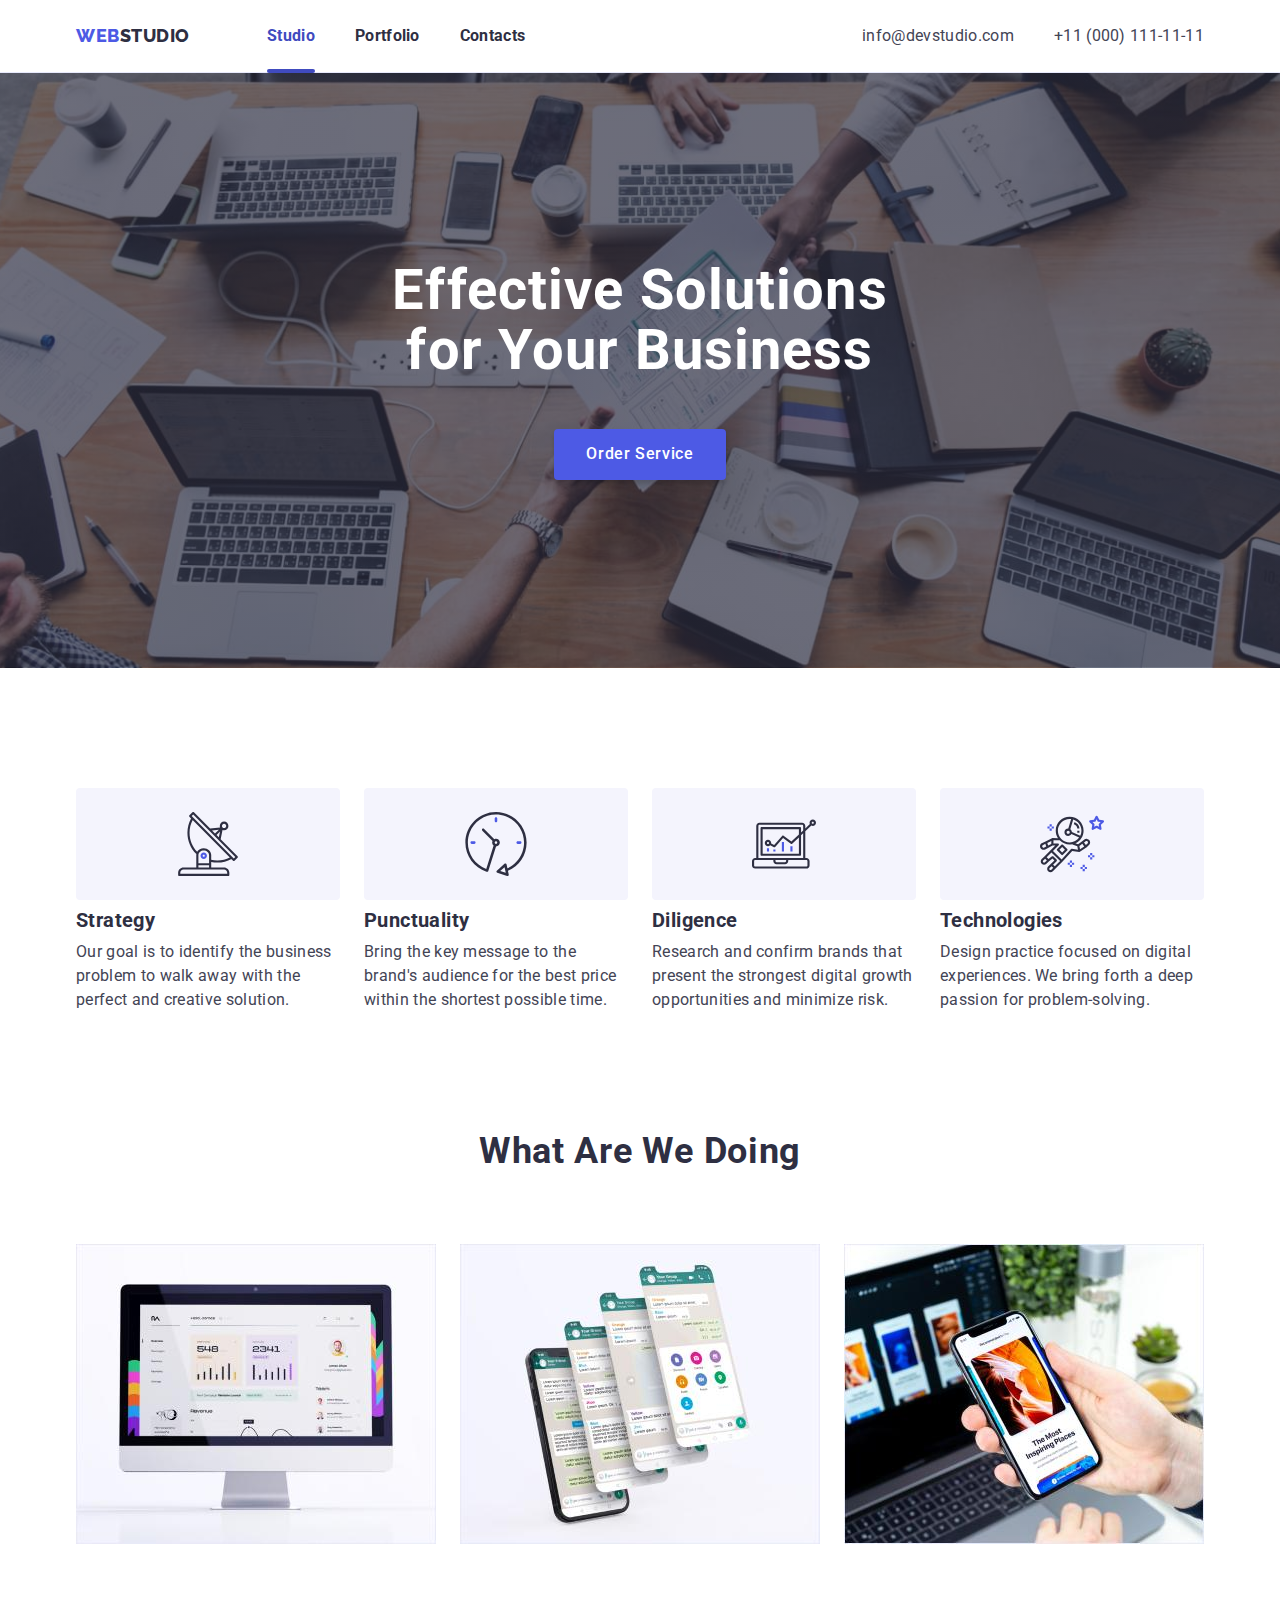
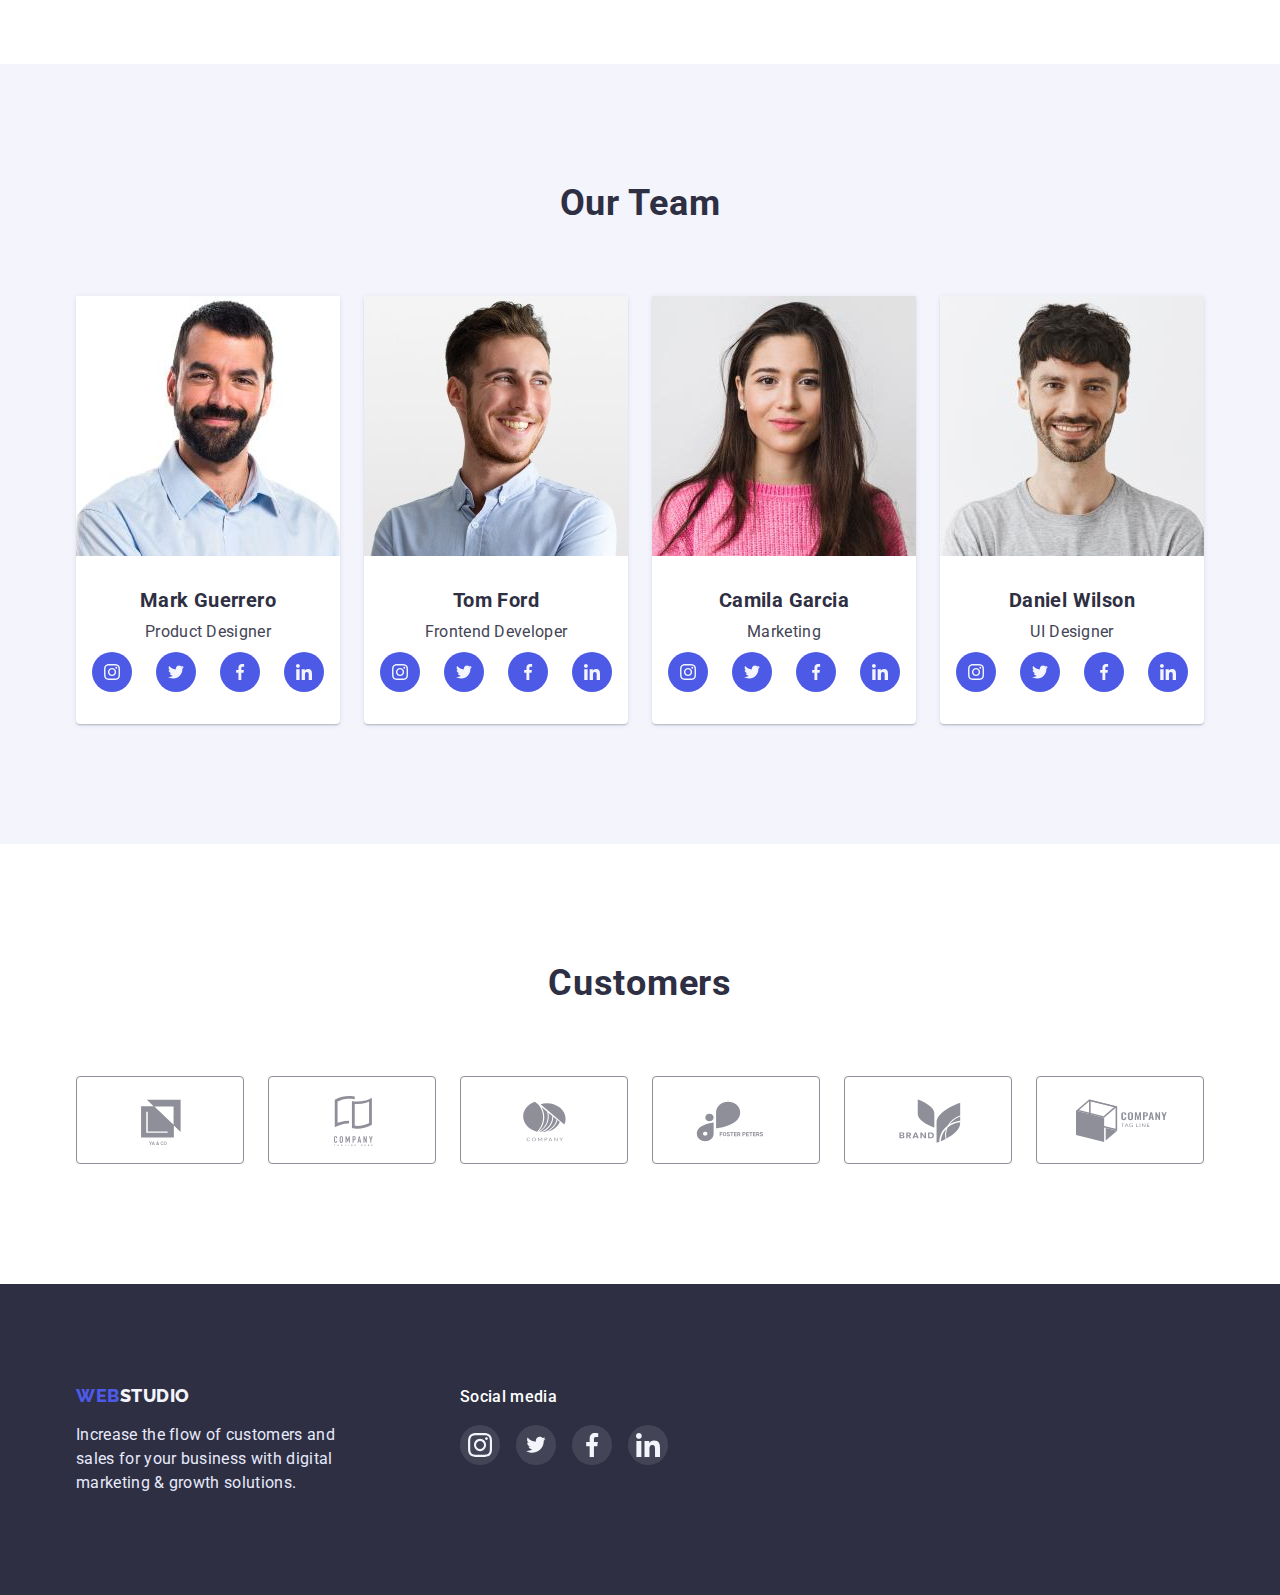
<file: index.html>
<!DOCTYPE html>
<html lang="en">
  <head>
    <meta charset="UTF-8" />
    <meta http-equiv="X-UA-Compatible" content="IE=edge" />
    <meta name="viewport" content="width=device-width, initial-scale=1.0" />
    <title>Web Studio</title>
    <link rel="preconnect" href="https://fonts.googleapis.com" />
    <link rel="preconnect" href="https://fonts.gstatic.com" crossorigin />
    <link
      href="https://fonts.googleapis.com/css2?family=Raleway:wght@800&family=Roboto:wght@400;500;700;900&display=swap"
      rel="stylesheet"
    />
    <link
      rel="stylesheet"
      href="https://cdnjs.cloudflare.com/ajax/libs/modern-normalize/1.1.0/modern-normalize.min.css"
    />
    <link rel="stylesheet" href="./css/styles.css" />
  </head>
  <body>
    <header class="header">
      <div class="header-item container">
        <nav class="header-navigation">
          <a class="logo" href="index.html">
            <span class="logo-web">Web</span>Studio</a
          >
          <ul class="navigation-link">
            <li><a class="header-list current" href="index.html">Studio</a></li>
            <li><a class="header-list" href="portfolio.html">Portfolio</a></li>
            <li><a class="header-list" href="">Contacts</a></li>
          </ul>
        </nav>
        <ul class="contacts-link">
          <li>
            <a class="header-contacts" href="mailto:info@devstudio.com"
              >info@devstudio.com</a
            >
          </li>
          <li>
            <a class="header-contacts" href="tel:+110001111111"
              >+11 (000) 111-11-11</a
            >
          </li>
        </ul>
      </div>
    </header>
    <main>
      <section class="hero">
        <div class="container">
          <h1 class="hero-title">Effective Solutions for Your Business</h1>
          <button class="hero-button" type="button" data-modal-open>
            Order Service
          </button>
        </div>
      </section>
      <section class="advantages">
        <div class="container">
          <h2 class="visually-hidden">Our advantages</h2>
          <ul class="advantages-list">
            <li class="advantages-item">
              <div class="advantages-pages">
                <svg class="advantages-icon" width="64px" height="64px">
                  <use href="./images/icons.svg#icon-antenna"></use>
                </svg>
              </div>
              <h3 class="advantages-title">Strategy</h3>
              <p class="advantages-text">
                Our goal is to identify the business problem to walk away with
                the perfect and creative solution.
              </p>
            </li>
            <li class="advantages-item">
              <div class="advantages-pages">
                <svg class="advantages-icon" width="64px" height="64px">
                  <use href="./images/icons.svg#icon-clock"></use>
                </svg>
              </div>
              <h3 class="advantages-title">Punctuality</h3>
              <p class="advantages-text">
                Bring the key message to the brand's audience for the best price
                within the shortest possible time.
              </p>
            </li>
            <li class="advantages-item">
              <div class="advantages-pages">
                <svg class="advantages-icon" width="64px" height="64px">
                  <use href="./images/icons.svg#icon-diagram"></use>
                </svg>
              </div>
              <h3 class="advantages-title">Diligence</h3>
              <p class="advantages-text">
                Research and confirm brands that present the strongest digital
                growth opportunities and minimize risk.
              </p>
            </li>
            <li class="advantages-item">
              <div class="advantages-pages">
                <svg class="advantages-icon" width="64px" height="64px">
                  <use href="./images/icons.svg#icon-astronaut"></use>
                </svg>
              </div>
              <h3 class="advantages-title">Technologies</h3>
              <p class="advantages-text">
                Design practice focused on digital experiences. We bring forth a
                deep passion for problem-solving.
              </p>
            </li>
          </ul>
        </div>
      </section>
      <section class="img-section">
        <div class="container">
          <h2 class="title">What are we doing</h2>
          <ul class="list">
            <li class="image">
              <img
                src="./images/img1.jpg"
                alt="browser application"
                width="360"
                height="300"
              />
            </li>
            <li class="image">
              <img
                src="./images/img2.jpg"
                alt="mobile application"
                width="360"
                height="300"
              />
            </li>
            <li class="image">
              <img
                src="./images/img3.jpg"
                alt="cross-platform application"
                width="360"
                height="300"
              />
            </li>
          </ul>
        </div>
      </section>
      <section class="team-section">
        <div class="container">
          <h2 class="title">Our Team</h2>
          <ul class="team-list list">
            <li class="personal-card">
              <img
                src="./images/mark.jpg"
                alt="Mark Guerrero photo"
                width="264"
                height="260"
              />
              <div class="personal-info">
                <h3 class="name">Mark Guerrero</h3>
                <p class="position">Product Designer</p>
                <ul class="social-list list">
                  <li class="social-item">
                    <a href="" class="social-link">
                      <svg class="social-icon" width="16px" height="16px">
                        <use href="./images/icons.svg#icon-instagram"></use>
                      </svg>
                    </a>
                  </li>
                  <li class="social-item">
                    <a href="" class="social-link">
                      <svg class="social-icon" width="16px" height="16px">
                        <use href="./images/icons.svg#icon-twitter"></use>
                      </svg>
                    </a>
                  </li>
                  <li class="social-item">
                    <a href="" class="social-link">
                      <svg class="social-icon" width="16px" height="16px">
                        <use href="./images/icons.svg#icon-facebook"></use>
                      </svg>
                    </a>
                  </li>
                  <li class="social-item">
                    <a href="" class="social-link">
                      <svg class="social-icon" width="16px" height="16px">
                        <use href="./images/icons.svg#icon-linkedin"></use>
                      </svg>
                    </a>
                  </li>
                </ul>
              </div>
            </li>
            <li class="personal-card">
              <img
                src="./images/tom.jpeg"
                alt="Tom Ford photo"
                width="264"
                height="260"
              />
              <div class="personal-info">
                <h3 class="name">Tom Ford</h3>
                <p class="position">Frontend Developer</p>
                <ul class="social-list list">
                  <li class="social-item">
                    <a href="" class="social-link">
                      <svg class="social-icon" width="16px" height="16px">
                        <use href="./images/icons.svg#icon-instagram"></use>
                      </svg>
                    </a>
                  </li>
                  <li class="social-item">
                    <a href="" class="social-link">
                      <svg class="social-icon" width="16px" height="16px">
                        <use href="./images/icons.svg#icon-twitter"></use>
                      </svg>
                    </a>
                  </li>
                  <li class="social-item">
                    <a href="" class="social-link">
                      <svg class="social-icon" width="16px" height="16px">
                        <use href="./images/icons.svg#icon-facebook"></use>
                      </svg>
                    </a>
                  </li>
                  <li class="social-item">
                    <a href="" class="social-link">
                      <svg class="social-icon" width="16px" height="16px">
                        <use href="./images/icons.svg#icon-linkedin"></use>
                      </svg>
                    </a>
                  </li>
                </ul>
              </div>
            </li>
            <li class="personal-card">
              <img
                src="./images/camila.jpg"
                alt="Camila Garcia photo"
                width="264"
                height="260"
              />
              <div class="personal-info">
                <h3 class="name">Camila Garcia</h3>
                <p class="position">Marketing</p>
                <ul class="social-list list">
                  <li class="social-item">
                    <a href="" class="social-link">
                      <svg class="social-icon" width="16px" height="16px">
                        <use href="./images/icons.svg#icon-instagram"></use>
                      </svg>
                    </a>
                  </li>
                  <li class="social-item">
                    <a href="" class="social-link">
                      <svg class="social-icon" width="16px" height="16px">
                        <use href="./images/icons.svg#icon-twitter"></use>
                      </svg>
                    </a>
                  </li>
                  <li class="social-item">
                    <a href="" class="social-link">
                      <svg class="social-icon" width="16px" height="16px">
                        <use href="./images/icons.svg#icon-facebook"></use>
                      </svg>
                    </a>
                  </li>
                  <li class="social-item">
                    <a href="" class="social-link">
                      <svg class="social-icon" width="16px" height="16px">
                        <use href="./images/icons.svg#icon-linkedin"></use>
                      </svg>
                    </a>
                  </li>
                </ul>
              </div>
            </li>
            <li class="personal-card">
              <img
                src="./images/daniel.jpg"
                alt="Daniel Wilson photo"
                width="264"
                height="260"
              />
              <div class="personal-info">
                <h3 class="name">Daniel Wilson</h3>
                <p class="position">UI Designer</p>
                <ul class="social-list list">
                  <li class="social-item">
                    <a href="" class="social-link">
                      <svg class="social-icon" width="16px" height="16px">
                        <use href="./images/icons.svg#icon-instagram"></use>
                      </svg>
                    </a>
                  </li>
                  <li class="social-item">
                    <a href="" class="social-link">
                      <svg class="social-icon" width="16px" height="16px">
                        <use href="./images/icons.svg#icon-twitter"></use>
                      </svg>
                    </a>
                  </li>
                  <li class="social-item">
                    <a href="" class="social-link">
                      <svg class="social-icon" width="16px" height="16px">
                        <use href="./images/icons.svg#icon-facebook"></use>
                      </svg>
                    </a>
                  </li>
                  <li class="social-item">
                    <a href="" class="social-link">
                      <svg class="social-icon" width="16px" height="16px">
                        <use href="./images/icons.svg#icon-linkedin"></use>
                      </svg>
                    </a>
                  </li>
                </ul>
              </div>
            </li>
          </ul>
        </div>
      </section>
      <section class="customers">
        <div class="container">
          <h2 class="title">Customers</h2>
          <ul class="list customer-list">
            <li class="customer-logo">
              <a href="" class="customer-link">
                <svg class="customer-icon" width="104px" height="56px">
                  <use href="./images/icons.svg#icon-Logo1"></use>
                </svg>
              </a>
            </li>
            <li class="customer-logo">
              <a href="" class="customer-link">
                <svg class="customer-icon" width="104px" height="56px">
                  <use href="./images/icons.svg#icon-Logo2"></use>
                </svg>
              </a>
            </li>
            <li class="customer-logo">
              <a href="" class="customer-link">
                <svg class="customer-icon" width="104px" height="56px">
                  <use href="./images/icons.svg#icon-Logo3"></use>
                </svg>
              </a>
            </li>
            <li class="customer-logo">
              <a href="" class="customer-link">
                <svg class="customer-icon" width="104px" height="56px">
                  <use href="./images/icons.svg#icon-Logo4"></use>
                </svg>
              </a>
            </li>
            <li class="customer-logo">
              <a href="" class="customer-link">
                <svg class="customer-icon" width="104px" height="56px">
                  <use href="./images/icons.svg#icon-Logo5"></use>
                </svg>
              </a>
            </li>
            <li class="customer-logo">
              <a href="" class="customer-link">
                <svg class="customer-icon" width="104px" height="56px">
                  <use href="./images/icons.svg#icon-Logo6"></use>
                </svg>
              </a>
            </li>
          </ul>
        </div>
      </section>
    </main>
    <footer class="footer">
      <div class="footer-block container">
        <div>
          <a class="footer-logo" href="index.html">
            <span class="logo-web">Web</span>Studio</a
          >
          <p class="footer-text">
            Increase the flow of customers and sales for your business with
            digital marketing & growth solutions.
          </p>
        </div>
        <div class="social-media">
          <h4 class="footer-title">Social media</h4>
          <ul class="footer-social-list list">
            <li class="footer-social-item">
              <a href="" class="footer-social-link">
                <svg class="footer-social-icon" width="24px" height="24px">
                  <use href="./images/icons.svg#icon-instagram-2"></use>
                </svg>
              </a>
            </li>
            <li class="footer-social-item">
              <a href="" class="footer-social-link">
                <svg class="footer-social-icon" width="24px" height="19.5px">
                  <use href="./images/icons.svg#icon-twitter"></use>
                </svg>
              </a>
            </li>
            <li class="footer-social-item">
              <a href="" class="footer-social-link">
                <svg class="footer-social-icon" width="24px" height="24px">
                  <use href="./images/icons.svg#icon-facebook"></use>
                </svg>
              </a>
            </li>
            <li class="footer-social-item">
              <a href="" class="footer-social-link">
                <svg class="footer-social-icon" width="24px" height="24px">
                  <use href="./images/icons.svg#icon-linkedin"></use>
                </svg>
              </a>
            </li>
          </ul>
        </div>
      </div>
    </footer>
    <div class="backdrop is-hidden" data-modal>
      <div class="modal">
        <button class="modal-button" type="button" data-modal-close>
          <svg class="butoon-icon" width="8px" height="8px">
            <use href="./images/icons.svg#icon-x"></use>
          </svg>
        </button>
      </div>
    </div>
    <script src="./js/modal.js"></script>
  </body>
</html>
</file>
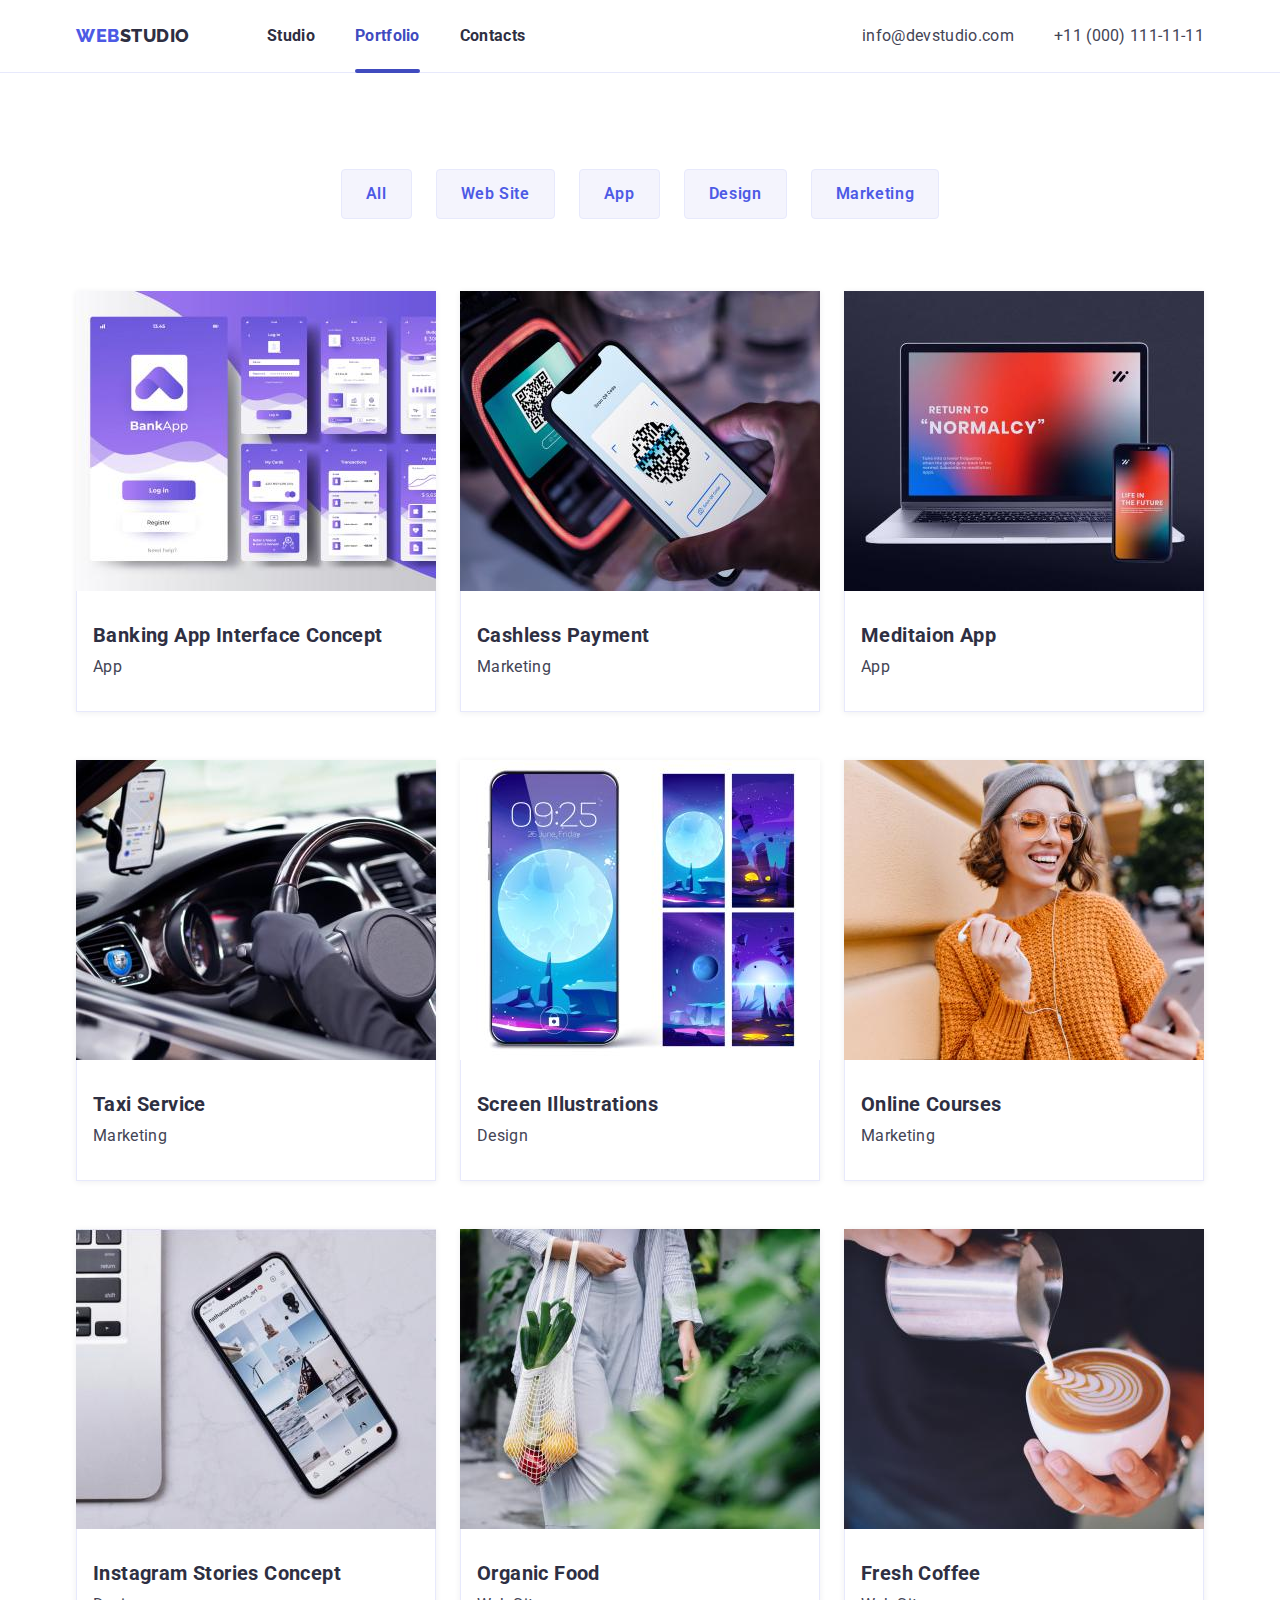
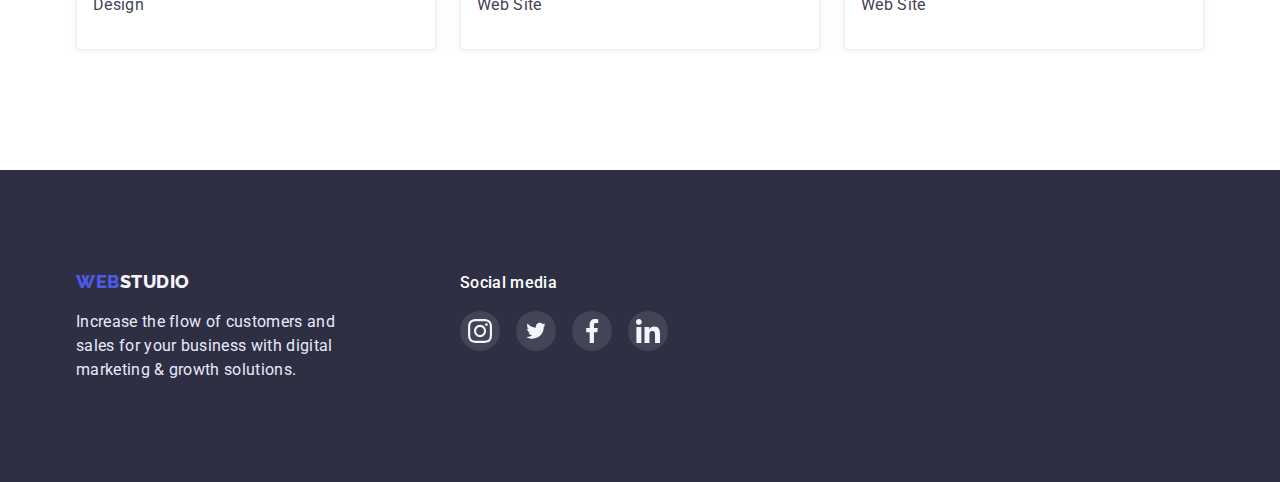
<file: portfolio.html>
<!DOCTYPE html>
<html lang="en">
  <head>
    <meta charset="UTF-8" />
    <meta http-equiv="X-UA-Compatible" content="IE=edge" />
    <meta name="viewport" content="width=device-width, initial-scale=1.0" />
    <title>Web Studio Portfolio</title>
    <link rel="preconnect" href="https://fonts.googleapis.com" />
    <link rel="preconnect" href="https://fonts.gstatic.com" crossorigin />
    <link
      href="https://fonts.googleapis.com/css2?family=Raleway:wght@800&family=Roboto:wght@400;500;700;900&display=swap"
      rel="stylesheet"
    />
    <link
      rel="stylesheet"
      href="https://cdnjs.cloudflare.com/ajax/libs/modern-normalize/1.1.0/modern-normalize.min.css"
    />
    <link rel="stylesheet" href="./css/styles.css" />
  </head>
  <body>
    <header class="header">
      <div class="header-item container">
        <nav class="header-navigation">
          <a class="logo" href="index.html">
            <span class="logo-web">Web</span>Studio</a
          >
          <ul class="navigation-link">
            <li><a class="header-list" href="index.html">Studio</a></li>
            <li>
              <a class="header-list current" href="portfolio.html">Portfolio</a>
            </li>
            <li><a class="header-list" href="">Contacts</a></li>
          </ul>
        </nav>
        <ul class="contacts-link">
          <li>
            <a class="header-contacts" href="mailto:info@devstudio.com"
              >info@devstudio.com</a
            >
          </li>
          <li>
            <a class="header-contacts" href="tel:+110001111111"
              >+11 (000) 111-11-11</a
            >
          </li>
        </ul>
      </div>
    </header>
    <main>
      <section class="main-section">
        <div class="container">
          <h1 class="visually-hidden">Portfolio</h1>
          <ul class="list button-list">
            <li><button class="filter-button" type="button">All</button></li>
            <li>
              <button class="filter-button" type="button">Web Site</button>
            </li>
            <li><button class="filter-button" type="button">App</button></li>
            <li><button class="filter-button" type="button">Design</button></li>
            <li>
              <button class="filter-button" type="button">Marketing</button>
            </li>
          </ul>
          <ul class="list card-list">
            <li class="project-card">
              <a class="project-link link" href="">
                <div class="discription-group">
                  <img
                    src="./images/banking_app.jpg"
                    alt="screen mobile application"
                    width="360"
                    height="300"
                  />
                  <p class="discription-text">
                    14 Stylish and User-Friendly App Design Concepts · Task
                    Manager App · Calorie Tracker App · Exotic Fruit Ecommerce
                    App · Cloud Storage App
                  </p>
                </div>
                <div class="item-diskription">
                  <h2 class="project-name">Banking App Interface Concept</h2>
                  <p class="project-type">App</p>
                </div>
              </a>
            </li>
            <li class="project-card">
              <a class="project-link link" href="">
                <div class="discription-group">
                  <img
                    src="./images/cahless_payment.jpg"
                    alt="mobile phone"
                    width="360"
                    height="300"
                  />
                  <p class="discription-text">
                    14 Stylish and User-Friendly App Design Concepts · Task
                    Manager App · Calorie Tracker App · Exotic Fruit Ecommerce
                    App · Cloud Storage App
                  </p>
                </div>
                <div class="item-diskription">
                  <h2 class="project-name">Cashless Payment</h2>
                  <p class="project-type">Marketing</p>
                </div>
              </a>
            </li>
            <li class="project-card">
              <a class="project-link link" href="">
                <div class="discription-group">
                  <img
                    src="./images/meditation_app.jpg"
                    alt="notebook and mobile phone"
                    width="360"
                    height="300"
                  />
                  <p class="discription-text">
                    14 Stylish and User-Friendly App Design Concepts · Task
                    Manager App · Calorie Tracker App · Exotic Fruit Ecommerce
                    App · Cloud Storage App
                  </p>
                </div>
                <div class="item-diskription">
                  <h2 class="project-name">Meditaion App</h2>
                  <p class="project-type">App</p>
                </div>
              </a>
            </li>
            <li class="project-card">
              <a class="project-link link" href="">
                <div class="discription-group">
                  <img
                    src="./images/taxi_service.jpg"
                    alt="car interior"
                    width="360"
                    height="300"
                  />
                  <p class="discription-text">
                    14 Stylish and User-Friendly App Design Concepts · Task
                    Manager App · Calorie Tracker App · Exotic Fruit Ecommerce
                    App · Cloud Storage App
                  </p>
                </div>
                <div class="item-diskription">
                  <h2 class="project-name">Taxi Service</h2>
                  <p class="project-type">Marketing</p>
                </div>
              </a>
            </li>
            <li class="project-card">
              <a class="project-link link" href="">
                <div class="discription-group">
                  <img
                    src="./images/screen.jpg"
                    alt="mobile phone"
                    width="360"
                    height="300"
                  />
                  <p class="discription-text">
                    14 Stylish and User-Friendly App Design Concepts · Task
                    Manager App · Calorie Tracker App · Exotic Fruit Ecommerce
                    App · Cloud Storage App
                  </p>
                </div>
                <div class="item-diskription">
                  <h2 class="project-name">Screen Illustrations</h2>
                  <p class="project-type">Design</p>
                </div>
              </a>
            </li>
            <li class="project-card">
              <a class="project-link link" href="">
                <div class="discription-group">
                  <img
                    src="./images/online_courses.jpg"
                    alt="happy wooman"
                    width="360"
                    height="300"
                  />
                  <p class="discription-text">
                    14 Stylish and User-Friendly App Design Concepts · Task
                    Manager App · Calorie Tracker App · Exotic Fruit Ecommerce
                    App · Cloud Storage App
                  </p>
                </div>
                <div class="item-diskription">
                  <h2 class="project-name">Online Courses</h2>
                  <p class="project-type">Marketing</p>
                </div>
              </a>
            </li>
            <li class="project-card">
              <a class="project-link link" href="">
                <div class="discription-group">
                  <img
                    src="./images/inst_stories.jpg"
                    alt="layout picture"
                    width="360"
                    height="300"
                  />
                  <p class="discription-text">
                    14 Stylish and User-Friendly App Design Concepts · Task
                    Manager App · Calorie Tracker App · Exotic Fruit Ecommerce
                    App · Cloud Storage App
                  </p>
                </div>
                <div class="item-diskription">
                  <h2 class="project-name">Instagram Stories Concept</h2>
                  <p class="project-type">Design</p>
                </div>
              </a>
            </li>
            <li class="project-card">
              <a class="project-link link" href="">
                <div class="discription-group">
                  <img
                    src="./images/organic_food.jpg"
                    alt="wooman with fructo"
                    width="360"
                    height="300"
                  />
                  <p class="discription-text">
                    14 Stylish and User-Friendly App Design Concepts · Task
                    Manager App · Calorie Tracker App · Exotic Fruit Ecommerce
                    App · Cloud Storage App
                  </p>
                </div>
                <div class="item-diskription">
                  <h2 class="project-name">Organic Food</h2>
                  <p class="project-type">Web Site</p>
                </div>
              </a>
            </li>
            <li class="project-card">
              <a class="project-link link" href="">
                <div class="discription-group">
                  <img
                    src="./images/coffee.jpg"
                    alt="capuchino"
                    width="360"
                    height="300"
                  />
                  <p class="discription-text">
                    14 Stylish and User-Friendly App Design Concepts · Task
                    Manager App · Calorie Tracker App · Exotic Fruit Ecommerce
                    App · Cloud Storage App
                  </p>
                </div>
                <div class="item-diskription">
                  <h2 class="project-name">Fresh Coffee</h2>
                  <p class="project-type">Web Site</p>
                </div>
              </a>
            </li>
          </ul>
        </div>
      </section>
    </main>
    <footer class="footer">
      <div class="footer-block container">
        <div>
          <a class="footer-logo" href="index.html">
            <span class="logo-web">Web</span>Studio</a
          >
          <p class="footer-text">
            Increase the flow of customers and sales for your business with
            digital marketing & growth solutions.
          </p>
        </div>
        <div class="social-media">
          <h4 class="footer-title">Social media</h4>
          <ul class="footer-social-list list">
            <li class="footer-social-item">
              <a href="" class="footer-social-link">
                <svg class="footer-social-icon" width="24px" height="24px">
                  <use href="./images/icons.svg#icon-instagram-2"></use>
                </svg>
              </a>
            </li>
            <li class="footer-social-item">
              <a href="" class="footer-social-link">
                <svg class="footer-social-icon" width="24px" height="19.5px">
                  <use href="./images/icons.svg#icon-twitter"></use>
                </svg>
              </a>
            </li>
            <li class="footer-social-item">
              <a href="" class="footer-social-link">
                <svg class="footer-social-icon" width="24px" height="24px">
                  <use href="./images/icons.svg#icon-facebook"></use>
                </svg>
              </a>
            </li>
            <li class="footer-social-item">
              <a href="" class="footer-social-link">
                <svg class="footer-social-icon" width="24px" height="24px">
                  <use href="./images/icons.svg#icon-linkedin"></use>
                </svg>
              </a>
            </li>
          </ul>
        </div>
      </div>
    </footer>
  </body>
</html>
</file>
<file: css/styles.css>
:root {
  --nav-background-color: #ffffff;
  --main-background-color: #e5e5e5;
  --accent-color: #2e2f42;
  --main-text-color: #434455;
  --accent-text-color: #4d5ae5;
  --disable-btn-color: #e7e9fc;
  --enable-btn-color: #404bbf;
  --secondary-background-color: #f4f4fd;
}

.visually-hidden {
  position: absolute;
  width: 1px;
  height: 1px;
  margin: -1px;
  border: 0;
  padding: 0;
  white-space: nowrap;
  clip-path: inset(100%);
  clip: rect(0 0 0 0);
  overflow: hidden;
}

p,
h1,
h2,
h3,
h4,
h5,
h6 {
  margin: 0;
}
ul,
ol {
  margin: 0;
  padding-left: 0;
}

.container {
  width: 1158px;
  padding: 0 15px;
  margin: 0 auto;
}

.list {
  list-style: none;
}

body {
  font-family: "Roboto", sans-serif;
  font-size: 16px;
  color: var(--main-text-color);
}
/* HEADER */

.header {
  background-color: var(--nav-background-color);
  padding: 24px 0px;
  border-bottom: 1px solid #e7e9fc;
}

.header-item {
  display: flex;
}
.header-navigation {
  display: flex;
}

.logo {
  width: 115px;
  height: 24px;
  font-family: "Raleway", sans-serif;
  font-weight: 800;
  font-size: 18px;
  line-height: 1.33;
  letter-spacing: 0.03em;
  text-transform: uppercase;
  text-decoration: none;
  color: var(--accent-color);
}
.logo-web {
  color: var(--accent-text-color);
}
.navigation-link {
  display: flex;
  list-style: none;
  gap: 40px;
  margin-left: 76px;
}
.header-list {
  font-weight: 700;
  font-size: 16px;
  line-height: 1.5;
  letter-spacing: 0.02em;
  text-decoration: none;
  color: var(--accent-color);
  position: relative;
  transition-property: color;
  transition-duration: 250ms;
  transition-timing-function: cubic-bezier(0.4, 0, 0.2, 1);
}
.header-list.current::after {
  content: "";
  position: absolute;
  width: 100%;
  height: 4px;
  background-color: var(--enable-btn-color);
  left: 0;
  bottom: -28px;
  border-radius: 2px;
}
.header-list.current {
  color: var(--enable-btn-color);
}
.header-list:hover,
.header-list:focus {
  color: var(--enable-btn-color);
}
.contacts-link {
  display: flex;
  list-style: none;
  gap: 40px;
  margin-left: auto;
}
.header-contacts {
  text-decoration: none;
  font-size: 16px;
  line-height: 1.5;
  letter-spacing: 0.02em;
  color: var(--main-text-color);
  transition-property: color;
  transition-duration: 250ms;
  transition-timing-function: cubic-bezier(0.4, 0, 0.2, 1);
}
.header-contacts:hover,
.header-contacts:focus {
  color: var(--enable-btn-color);
}

/* MAIN SECTION */
.hero {
  text-align: center;
  background-color: var(--accent-color);
  padding: 188px 0px;
  background-image: linear-gradient(
      rgba(46, 47, 66, 0.7),
      rgba(46, 47, 66, 0.7)
    ),
    url(../images/people-office.jpg);
  max-width: 1440px;
  margin-left: auto;
  margin-right: auto;
  background-position: center;
  background-size: cover;
}
.hero-title {
  max-width: 496px;
  margin: 0 auto;
  font-weight: 700;
  font-size: 56px;
  line-height: 1.07;
  letter-spacing: 0.02em;
  color: var(--nav-background-color);
}
.hero-button {
  margin-top: 48px;
  border: 0px;
  padding: 16px 32px;
  background: var(--accent-text-color);
  font-family: inherit;
  font-weight: 500;
  font-size: 16px;
  line-height: 1.18;
  letter-spacing: 0.04em;
  color: var(--nav-background-color);
  box-shadow: 0px 4px 4px rgba(0, 0, 0, 0.15);
  cursor: pointer;
  border-radius: 4px;
  transition-property: background-color;
  transition-duration: 250ms;
  transition-timing-function: cubic-bezier(0.4, 0, 0.2, 1);
}
.hero-button:hover,
.hero-button:focus {
  background-color: var(--enable-btn-color);
}
.advantages {
  padding-top: 120px;
  padding-bottom: 120px;
}
.advantages-pages {
  margin-bottom: 8px;
  height: 112px;
  background-color: var(--secondary-background-color);
  border-radius: 4px;
  display: flex;

  align-items: center;
  justify-content: center;
}

.advantages-list {
  display: flex;
  list-style: none;
}
.advantages-item {
  max-width: calc((100% - 72px) / 4);
}
.advantages-list .advantages-item + .advantages-item {
  margin-left: 24px;
}
.advantages-title {
  margin-bottom: 8px;
  font-weight: 700;
  font-size: 20px;
  line-height: 1.2;
  letter-spacing: 0.02em;
  color: var(--accent-color);
}
.advantages-text {
  font-size: 16px;
  line-height: 1.5;
  letter-spacing: 0.02em;
}
.title {
  margin-bottom: 72px;
  text-align: center;
  font-weight: 700;
  font-size: 36px;
  line-height: 1.11;
  letter-spacing: 0.02em;
  text-transform: capitalize;
  color: var(--accent-color);
}
.img-section {
  padding-bottom: 120px;
}
.list {
  display: flex;
}
.list .image + .image {
  margin-left: 24px;
}
.team-section {
  background-color: var(--secondary-background-color);
  padding: 120px 0px;
}
.team-list {
  margin-top: 72px;
  gap: 24px;
}
.personal-card {
  background-color: var(--nav-background-color);
  box-shadow: 0px 1px 6px rgba(46, 47, 66, 0.08),
    0px 1px 1px rgba(46, 47, 66, 0.16), 0px 2px 1px rgba(46, 47, 66, 0.08);
  border-radius: 0px 0px 4px 4px;
}
.name {
  font-weight: 700;
  font-size: 20px;
  line-height: 1.2;
  letter-spacing: 0.02em;
  color: var(--accent-color);
}
.position {
  margin-top: 8px;
  margin-bottom: 8px;
  font-size: 16px;
  line-height: 1.5;
  letter-spacing: 0.02em;
}
.personal-info {
  text-align: center;
  padding: 32px 0px;
}
.social-list {
  display: flex;
  justify-content: center;
  gap: 24px;
}
.social-item {
  width: 40px;
  height: 40px;
}
.social-link {
  width: 100%;
  height: 100%;
  background-color: var(--accent-text-color);
  border-radius: 50%;
  display: flex;
  align-items: center;
  justify-content: center;
  transition-property: background-color;
  transition-duration: 250ms;
  transition-timing-function: cubic-bezier(0.4, 0, 0.2, 1);
}
.social-link:hover,
.social-link:focus {
  background-color: var(--enable-btn-color);
}
.customers {
  padding: 120px 0px;
}
.customer-list {
  display: flex;
  margin-top: 72px;
  gap: 24px;
}
.customer-link {
  width: 168px;
  height: 88px;
  display: flex;
  align-items: center;
  justify-content: center;
  border: 1px solid #8e8f99;
  border-radius: 4px;
  transition-property: border-color;
  transition-duration: 250ms;
  transition-timing-function: cubic-bezier(0.4, 0, 0.2, 1);
}
.customer-icon {
  padding: 16px 32px;
  width: 100%;
  height: 100%;
  fill: #8e8f99;
  transition-property: fill;
  transition-duration: 250ms;
  transition-timing-function: cubic-bezier(0.4, 0, 0.2, 1);
}
.customer-link:hover,
.customer-link:focus {
  border-color: var(--enable-btn-color);
}
.customer-link:hover .customer-icon,
.customer-link:focus .customer-icon {
  fill: var(--enable-btn-color);
}
/* FOOTER */

.footer {
  background-color: var(--accent-color);
  padding: 100px 0px;
}
.footer-block {
  display: flex;
  align-items: baseline;
}
.footer-logo {
  font-family: "Raleway", sans-serif;
  font-weight: 800;
  font-size: 18px;
  line-height: 1.33;
  letter-spacing: 0.03em;
  text-transform: uppercase;
  text-decoration: none;
  color: var(--secondary-background-color);
}
.footer-text {
  margin-top: 16px;
  max-width: 264px;
  font-size: 16px;
  line-height: 1.5;
  letter-spacing: 0.02em;
  color: var(--disable-btn-color);
}

.social-media {
  margin-left: 120px;
}
.footer-title {
  margin-bottom: 16px;
  font-weight: 500;
  font-size: 16px;
  line-height: 1.5;
  letter-spacing: 0.02em;
  color: var(--nav-background-color);
}
.footer-social-list {
  display: flex;
  justify-content: center;
  gap: 16px;
}
.footer-social-item {
  width: 40px;
  height: 40px;
}
.footer-social-link {
  width: 100%;
  height: 100%;
  background-color: rgba(255, 255, 255, 0.1);
  border-radius: 50%;
  display: flex;
  align-items: center;
  justify-content: center;
  transition-property: background-color;
  transition-duration: 250ms;
  transition-timing-function: cubic-bezier(0.4, 0, 0.2, 1);
}
.footer-social-link:hover,
.footer-social-link:focus {
  background-color: #31d0aa;
}

.backdrop {
  position: fixed;
  top: 0;
  width: 100%;
  height: 100%;
  background-color: rgba(46, 47, 66, 0.4);
  transition-property: opacity;
  transition: opacity 300ms linear, visibility 300ms linear;
}
.modal {
  position: absolute;
  left: 50%;
  top: 50%;
  width: 408px;
  min-height: 576px;
  background: #fcfcfc;
  box-shadow: 0px 1px 1px rgba(0, 0, 0, 0.14), 0px 1px 3px rgba(0, 0, 0, 0.12),
    0px 2px 1px rgba(0, 0, 0, 0.2);
  border-radius: 4px;
  transform: translate(-50%, -50%);
}
.modal-button {
  display: flex;
  align-items: center;
  justify-content: center;
  width: 24px;
  height: 24px;
  position: absolute;
  right: 24px;
  top: 24px;
  background: #e7e9fc;
  border: 1px solid rgba(0, 0, 0, 0.1);
  border-radius: 50%;
}
.modal-button:hover,
.modal-button:focus {
  fill: var(--nav-background-color);
  background: var(--enable-btn-color);
  border: 0;
  cursor: pointer;
}
.is-hidden {
  opacity: 0;
  visibility: hidden;
  pointer-events: none;
}

/* PORTFOLIO */

.main-section {
  padding-top: 96px;
  padding-bottom: 120px;
}
.button-list {
  gap: 24px;
  justify-content: center;
}
.filter-button {
  text-align: center;
  border: 1px solid #e7e9fc;
  border-radius: 4px;
  padding: 12px 24px;
  background-color: var(--secondary-background-color);
  font-family: inherit;
  font-weight: 600;
  font-size: 16px;
  line-height: 1.5;
  letter-spacing: 0.04em;
  color: var(--accent-text-color);
  cursor: pointer;
  transition-property: box-shadow, border-color, background-color, color;
  transition-duration: 250ms;
  transition-timing-function: cubic-bezier(0.4, 0, 0.2, 1);
}
.filter-button:hover,
.filter-button:focus {
  box-shadow: 0px 3px 1px rgba(0, 0, 0, 0.1), 0px 2px 1px rgba(0, 0, 0, 0.08),
    0px 2px 2px rgba(0, 0, 0, 0.12);

  border-color: transparent;
  background-color: var(--enable-btn-color);

  color: var(--nav-background-color);
}
.card-list {
  flex-wrap: wrap;
  margin-top: 72px;
}
.link {
  text-decoration: none;
}
.project-link {
  display: block;
  box-shadow: 0px 1px 6px rgba(46, 47, 66, 0.08);
  transition-property: box-shadow;
  transition-duration: 250ms;
  transition-timing-function: cubic-bezier(0.4, 0, 0.2, 1);
}
.project-link:hover,
.project-link:focus {
  box-shadow: 0px 1px 6px rgba(46, 47, 66, 0.08),
    0px 1px 1px rgba(46, 47, 66, 0.16), 0px 2px 1px rgba(46, 47, 66, 0.08);
}
.project-card {
  width: calc((100% - 48px) / 3);
  margin-right: 24px;
  margin-bottom: 48px;
}
.project-link:hover .discription-text {
  transform: translateY(0);
}
.project-card:nth-child(3n) {
  margin-right: 0px;
}
.project-card:nth-last-child(-n + 3) {
  margin-bottom: 0px;
}

.project-name {
  font-weight: 700;
  font-size: 20px;
  line-height: 1.2;
  letter-spacing: 0.02em;
  color: var(--accent-color);
}
.project-type {
  margin-top: 8px;
  font-size: 16px;
  line-height: 1.5;
  letter-spacing: 0.02em;
  color: var(--main-text-color);
}

.item-diskription {
  padding: 32px 16px;
  border: 1px solid #e7e9fc;
  border-top: 0;
}
img {
  display: block;
}
.discription-group {
  overflow: hidden;
  position: relative;
}
.discription-text {
  top: 0;
  position: absolute;
  padding: 40px 32px;
  font-weight: 400;
  height: 100%;
  font-size: 16px;
  line-height: 1.5;
  letter-spacing: 0.02em;
  color: var(--secondary-background-color);
  background-color: var(--accent-text-color);
  transform: translateY(100%);
  transition-property: transform;
  transition-duration: 250ms;
  transition-timing-function: cubic-bezier(0.4, 0, 0.2, 1);
}
</file>
